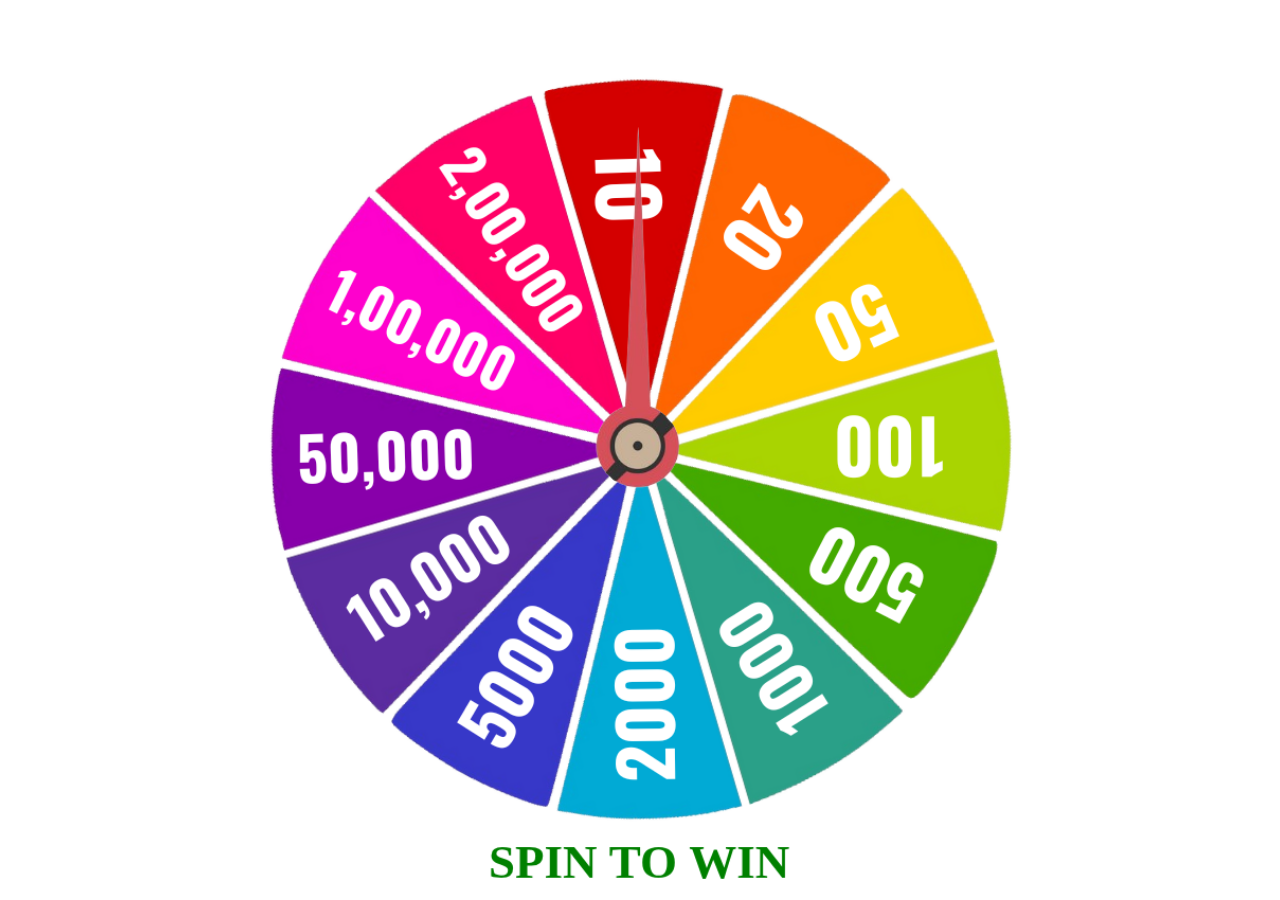
<file: index.html>
<!DOCTYPE html>
<html>
<head>
    <title>JACKPOT: Spin 2 Win</title>
    <meta name="viewport" content="width=device-width, initial-scale=1, maximum-scale=1, user-scalable=no">
    <link type="image/png" sizes="96x96" rel="icon" href="images/favicon.png">
    <link href="https://fonts.googleapis.com/css2?family=Rajdhani:wght@500&display=swap" rel="stylesheet">
    <link rel="stylesheet" href="css/main.css">
    <script src="js/phaser.min.js"></script>
    <script src="js/beta.js"></script>
    
</head>
<body>
    <div id="pyro" style="display: none;" class="pyro">
        <div class="before"></div>
        <div class="after"></div>
    </div>
</body>
</html>
</file>
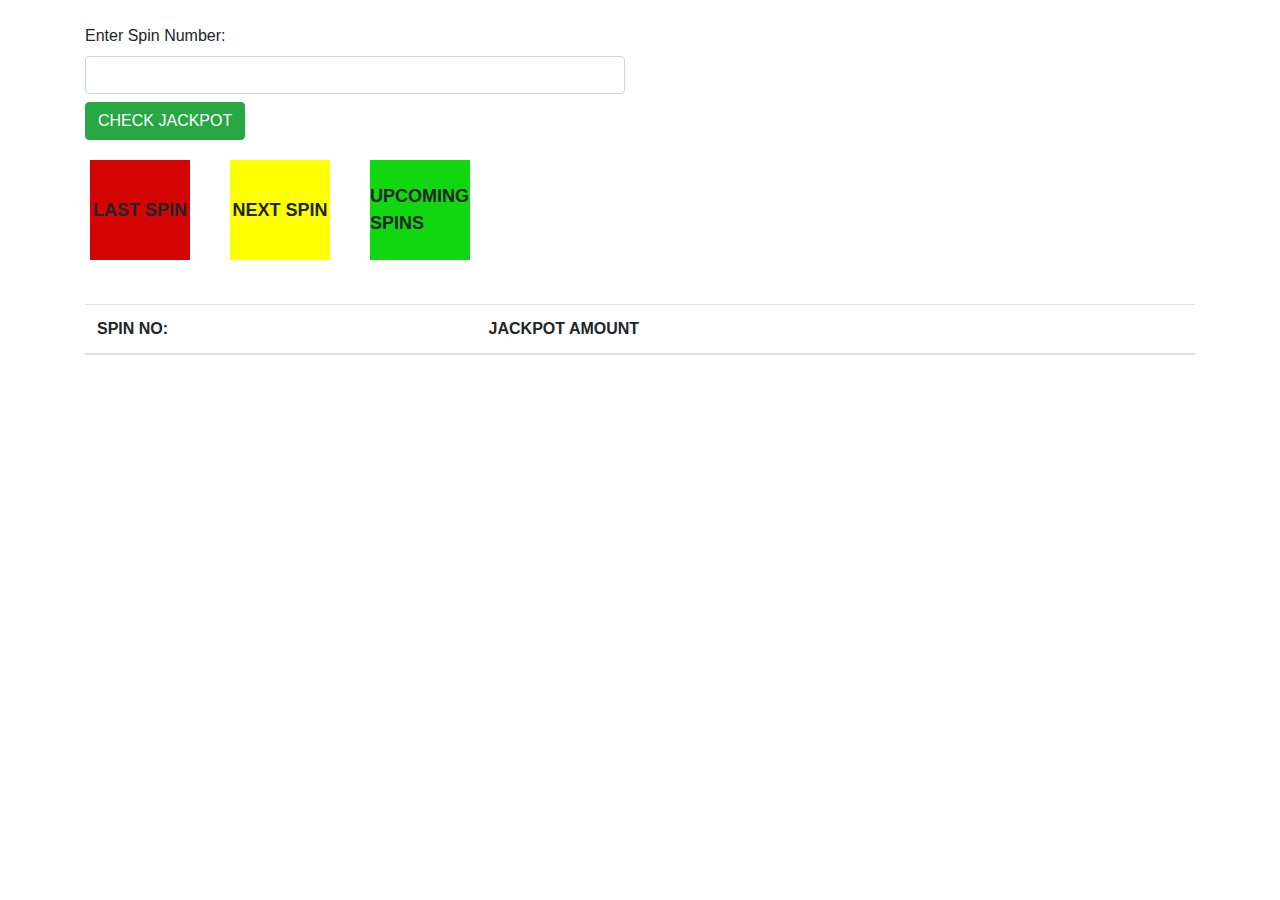
<file: beta.html>
<!DOCTYPE html>
<html>
<head>
    <title>JACKPOT VERIFY</title>
    <meta name="viewport" content="width=device-width, initial-scale=1, maximum-scale=1, user-scalable=no">
    <link type="image/png" sizes="96x96" rel="icon" href="images/favicon.png">
    <!-- Add Bootstrap CSS link here -->
    <link rel="stylesheet" href="https://maxcdn.bootstrapcdn.com/bootstrap/4.5.2/css/bootstrap.min.css">
    <style>
        .red-table {
            background-color: #d50404;
            font-size: 16px;
            color: white;
        }
        .yellow-table {
            background-color: #ff0;
            font-size: 24px;
            font-weight: bold;
        }
        .green-table {
            background-color: #11d711;
            font-size: 19px;
            font-weight: bold;
        }

        .box {
            width: 100px;
            height: 100px;
            display: flex;
            justify-content: center;
            align-items: center;
            font-size: 18px;
            font-weight: bold;
            margin: 20px;
        }

        .red-box {
            background-color: #d50404;
        }

        .yellow-box {
            background-color: #ff0;
        }

        .green-box {
            background-color: #11d711;
        }
    </style>
</head>
<body>
    <div class="container mt-4">
        <div id="form" class="row">
            <div class="col-md-6">
                <label for="numberInput">Enter Spin Number:</label>
                <input type="number" id="numberInput" class="form-control">
                <button class="btn btn-success mt-2" id="submitBtn">CHECK JACKPOT</button>
            </div>

        </div>
        <div class="row">
            <div class="box red-box">
                LAST SPIN
            </div>
            <div class="box yellow-box">
                NEXT SPIN
            </div>
            <div class="box green-box">
                UPCOMING SPINS
            </div>
        </div>
        <div class="row mt-4">
            <div class="col-md-12">
                <table class="table">
                    <thead>
                        <tr>
                            <th>SPIN NO:</th>
                            <th>JACKPOT AMOUNT</th>
                        </tr>
                    </thead>
                    <tbody id="dataRows">
                        <!-- Data will be added here -->
                    </tbody>
                </table>
            </div>
        </div>
    </div>

    <script>
        document.getElementById('submitBtn').addEventListener('click', function() {
            const index = parseInt(document.getElementById('numberInput').value);
            const dataRows = document.getElementById('dataRows');
            dataRows.innerHTML = ''; // Clear existing data
            // Add your fetch logic here
            fetch('js/outcomes.json')
                .then(response => response.json())
                .then(data => {
                    const outcomes = data;
                    const lastIndex = outcomes.length - 1;
                    const startIndex = Math.max(0, index);
                    const endIndex = Math.min(lastIndex, startIndex + 99);

                    for (let i = startIndex; i <= endIndex; i++) {
                        const row = document.createElement('tr');
                        const indexCell = document.createElement('td');
                        const valueCell = document.createElement('td');

                        indexCell.textContent = "SPIN # " + i;
                        valueCell.textContent = outcomes[i];

                        row.appendChild(indexCell);
                        row.appendChild(valueCell);

                        if (i === index) {
                            row.classList.add('red-table');
                        } else if (i === index + 1) {
                            row.classList.add('yellow-table');
                        } else {
                            row.classList.add('green-table');
                        }

                        dataRows.appendChild(row);
                    }
                });
        });
    </script>
</body>
</html>
</file>
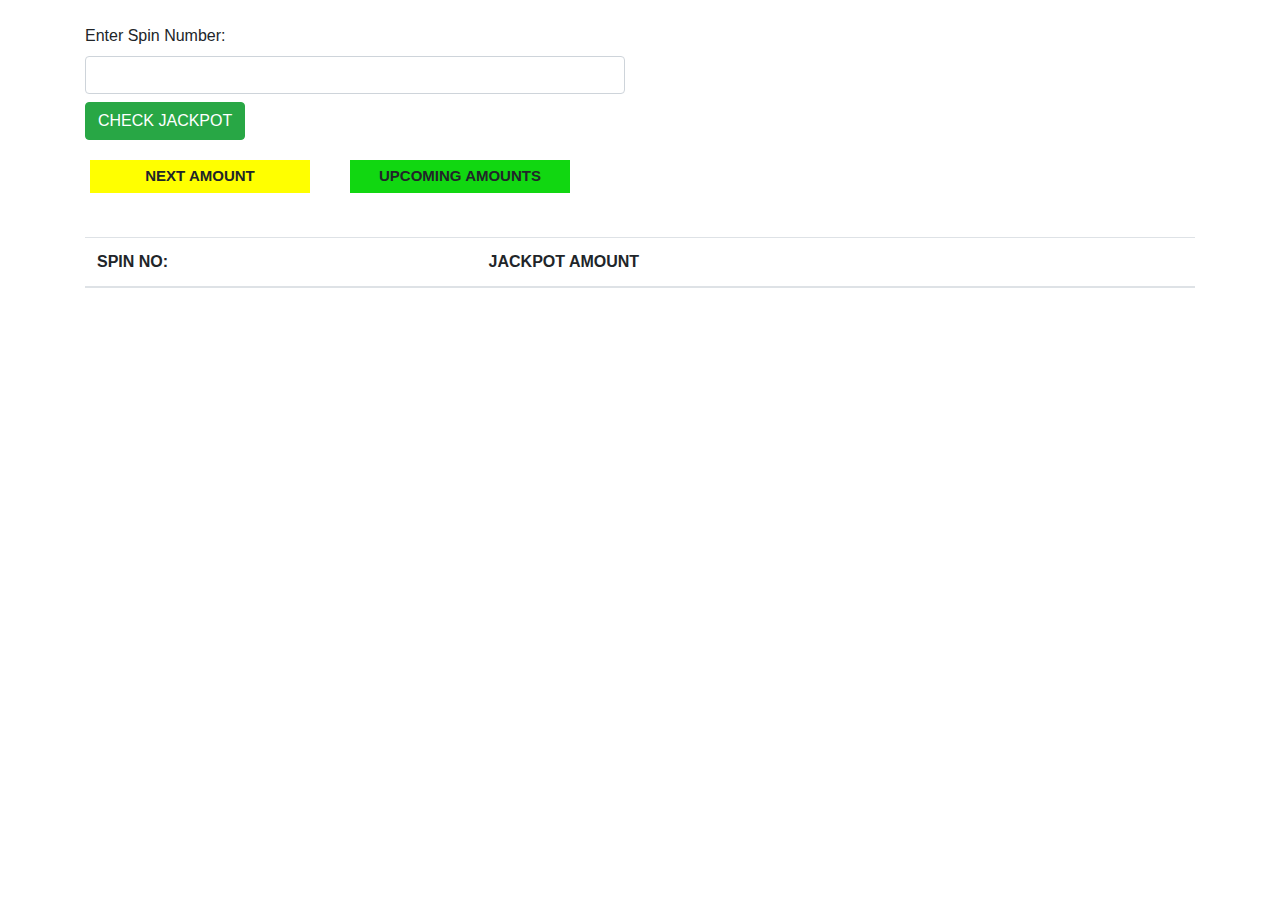
<file: verify.html>
<!DOCTYPE html>
<html>
<head>
    <title>JACKPOT VERIFY</title>
    <meta name="viewport" content="width=device-width, initial-scale=1, maximum-scale=1, user-scalable=no">
    <link type="image/png" sizes="96x96" rel="icon" href="images/favicon.png">
    <!-- Add Bootstrap CSS link here -->
    <link rel="stylesheet" href="https://maxcdn.bootstrapcdn.com/bootstrap/4.5.2/css/bootstrap.min.css">
    <style>
        .red-table {
            background-color: #d50404;
            font-size: 16px;
            color: white;
        }
        .yellow-table {
            background-color: #ff0;
            font-size: 24px;
            font-weight: bold;
        }
        .green-table {
            background-color: #11d711;
            font-size: 19px;
            font-weight: bold;
        }

        .box {
            width: 220px;
height: 33px;
display: flex;
justify-content: center;
align-items: center;
font-size: 15px;
font-weight: bold;
margin: 20px;
        }

        .red-box {
            background-color: #d50404;
        }

        .yellow-box {
            background-color: #ff0;
        }

        .green-box {
            background-color: #11d711;
        }
    </style>
</head>
<body>
    <div class="container mt-4">
        <div id="form" class="row">
            <div class="col-md-6">
                <label for="numberInput">Enter Spin Number:</label>
                <input type="number" id="numberInput" class="form-control">
                <button class="btn btn-success mt-2" id="submitBtn">CHECK JACKPOT</button>
            </div>

        </div>
        <div class="row">
         
            <div class="box yellow-box">
                NEXT AMOUNT
            </div>
            <div class="box green-box">
                UPCOMING AMOUNTS
            </div>
        </div>
        <div class="row mt-4">
            <div class="col-md-12">
                <table class="table">
                    <thead>
                        <tr>
                            <th>SPIN NO:</th>
                            <th>JACKPOT AMOUNT</th>
                        </tr>
                    </thead>
                    <tbody id="dataRows">
                        <!-- Data will be added here -->
                    </tbody>
                </table>
            </div>
        </div>
    </div>

    <script>
        document.getElementById('submitBtn').addEventListener('click', function() {
            const index = parseInt(document.getElementById('numberInput').value);
            const dataRows = document.getElementById('dataRows');
            dataRows.innerHTML = ''; // Clear existing data
            // Add your fetch logic here
            fetch('js/outcomes.json')
                .then(response => response.json())
                .then(data => {
                    const outcomes = data;
                    const lastIndex = outcomes.length - 1;
                    const startIndex = Math.max(0, index);
                    const endIndex = Math.min(lastIndex, startIndex + 99);

                    for (let i = startIndex; i <= endIndex; i++) {
                        const row = document.createElement('tr');
                        const indexCell = document.createElement('td');
                        const valueCell = document.createElement('td');

                        indexCell.textContent = "SPIN # " + i;
                        valueCell.textContent = outcomes[i];

                        row.appendChild(indexCell);
                        row.appendChild(valueCell);

                        if (i === index - 1) {
                            row.classList.add('red-table');
                        } else if (i === index) {
                            row.classList.add('yellow-table');
                        } else {
                            row.classList.add('green-table');
                        }

                        dataRows.appendChild(row);
                    }
                });
        });
    </script>
</body>
</html>
</file>
<file: css/main.css>
body {
    background: #ffffff;
    padding: 0px;
    margin: 0px;
    font-family: 'Rajdhani', sans-serif;
}

canvas {
    display: block;
    margin: 0;
    position: absolute;
    top: 50%;
    left: 50%;
    transform: translate(-50%, -50%);
}

.pyro > .before, .pyro > .after {
    position: absolute;
    width: 16px;
    height: 16px;
    border-radius: 50%;
    box-shadow: -120px -218.66667px blue, 248px -16.66667px #00ff84, 190px 16.33333px #002bff, -113px -308.66667px #ff009d, -109px -287.66667px #ffb300, -50px -313.66667px #ff006e, 226px -31.66667px #ff4000, 180px -351.66667px #ff00d0, -12px -338.66667px #00f6ff, 220px -388.66667px #99ff00, -69px -27.66667px #ff0400, -111px -339.66667px #6200ff, 155px -237.66667px #00ddff, -152px -380.66667px #00ffd0, -50px -37.66667px #00ffdd, -95px -175.66667px #a6ff00, -88px 10.33333px #0d00ff, 112px -309.66667px #005eff, 69px -415.66667px #ff00a6, 168px -100.66667px #ff004c, -244px 24.33333px #ff6600, 97px -325.66667px #ff0066, -211px -182.66667px #00ffa2, 236px -126.66667px #b700ff, 140px -196.66667px #9000ff, 125px -175.66667px #00bbff, 118px -381.66667px #ff002f, 144px -111.66667px #ffae00, 36px -78.66667px #f600ff, -63px -196.66667px #c800ff, -218px -227.66667px #d4ff00, -134px -377.66667px #ea00ff, -36px -412.66667px #ff00d4, 209px -106.66667px #00fff2, 91px -278.66667px #000dff, -22px -191.66667px #9dff00, 139px -392.66667px #a6ff00, 56px -2.66667px #0099ff, -156px -276.66667px #ea00ff, -163px -233.66667px #00fffb, -238px -346.66667px #00ff73, 62px -363.66667px #0088ff, 244px -170.66667px #0062ff, 224px -142.66667px #b300ff, 141px -208.66667px #9000ff, 211px -285.66667px #ff6600, 181px -128.66667px #1e00ff, 90px -123.66667px #c800ff, 189px 70.33333px #00ffc8, -18px -383.66667px #00ff33, 100px -6.66667px #ff008c;
    -moz-animation: 1s bang ease-out infinite backwards, 1s gravity ease-in infinite backwards, 5s position linear infinite backwards;
    -webkit-animation: 1s bang ease-out infinite backwards, 1s gravity ease-in infinite backwards, 5s position linear infinite backwards;
    -o-animation: 1s bang ease-out infinite backwards, 1s gravity ease-in infinite backwards, 5s position linear infinite backwards;
    -ms-animation: 1s bang ease-out infinite backwards, 1s gravity ease-in infinite backwards, 5s position linear infinite backwards;
    animation: 1s bang ease-out infinite backwards, 1s gravity ease-in infinite backwards, 5s position linear infinite backwards; }
  
  .pyro > .after {
    -moz-animation-delay: 1.25s, 1.25s, 1.25s;
    -webkit-animation-delay: 1.25s, 1.25s, 1.25s;
    -o-animation-delay: 1.25s, 1.25s, 1.25s;
    -ms-animation-delay: 1.25s, 1.25s, 1.25s;
    animation-delay: 1.25s, 1.25s, 1.25s;
    -moz-animation-duration: 1.25s, 1.25s, 6.25s;
    -webkit-animation-duration: 1.25s, 1.25s, 6.25s;
    -o-animation-duration: 1.25s, 1.25s, 6.25s;
    -ms-animation-duration: 1.25s, 1.25s, 6.25s;
    animation-duration: 1.25s, 1.25s, 6.25s; }
  
  @-webkit-keyframes bang {
    from {
      box-shadow: 0 0 white, 0 0 white, 0 0 white, 0 0 white, 0 0 white, 0 0 white, 0 0 white, 0 0 white, 0 0 white, 0 0 white, 0 0 white, 0 0 white, 0 0 white, 0 0 white, 0 0 white, 0 0 white, 0 0 white, 0 0 white, 0 0 white, 0 0 white, 0 0 white, 0 0 white, 0 0 white, 0 0 white, 0 0 white, 0 0 white, 0 0 white, 0 0 white, 0 0 white, 0 0 white, 0 0 white, 0 0 white, 0 0 white, 0 0 white, 0 0 white, 0 0 white, 0 0 white, 0 0 white, 0 0 white, 0 0 white, 0 0 white, 0 0 white, 0 0 white, 0 0 white, 0 0 white, 0 0 white, 0 0 white, 0 0 white, 0 0 white, 0 0 white, 0 0 white; } }
  @-moz-keyframes bang {
    from {
      box-shadow: 0 0 white, 0 0 white, 0 0 white, 0 0 white, 0 0 white, 0 0 white, 0 0 white, 0 0 white, 0 0 white, 0 0 white, 0 0 white, 0 0 white, 0 0 white, 0 0 white, 0 0 white, 0 0 white, 0 0 white, 0 0 white, 0 0 white, 0 0 white, 0 0 white, 0 0 white, 0 0 white, 0 0 white, 0 0 white, 0 0 white, 0 0 white, 0 0 white, 0 0 white, 0 0 white, 0 0 white, 0 0 white, 0 0 white, 0 0 white, 0 0 white, 0 0 white, 0 0 white, 0 0 white, 0 0 white, 0 0 white, 0 0 white, 0 0 white, 0 0 white, 0 0 white, 0 0 white, 0 0 white, 0 0 white, 0 0 white, 0 0 white, 0 0 white, 0 0 white; } }
  @-o-keyframes bang {
    from {
      box-shadow: 0 0 white, 0 0 white, 0 0 white, 0 0 white, 0 0 white, 0 0 white, 0 0 white, 0 0 white, 0 0 white, 0 0 white, 0 0 white, 0 0 white, 0 0 white, 0 0 white, 0 0 white, 0 0 white, 0 0 white, 0 0 white, 0 0 white, 0 0 white, 0 0 white, 0 0 white, 0 0 white, 0 0 white, 0 0 white, 0 0 white, 0 0 white, 0 0 white, 0 0 white, 0 0 white, 0 0 white, 0 0 white, 0 0 white, 0 0 white, 0 0 white, 0 0 white, 0 0 white, 0 0 white, 0 0 white, 0 0 white, 0 0 white, 0 0 white, 0 0 white, 0 0 white, 0 0 white, 0 0 white, 0 0 white, 0 0 white, 0 0 white, 0 0 white, 0 0 white; } }
  @-ms-keyframes bang {
    from {
      box-shadow: 0 0 white, 0 0 white, 0 0 white, 0 0 white, 0 0 white, 0 0 white, 0 0 white, 0 0 white, 0 0 white, 0 0 white, 0 0 white, 0 0 white, 0 0 white, 0 0 white, 0 0 white, 0 0 white, 0 0 white, 0 0 white, 0 0 white, 0 0 white, 0 0 white, 0 0 white, 0 0 white, 0 0 white, 0 0 white, 0 0 white, 0 0 white, 0 0 white, 0 0 white, 0 0 white, 0 0 white, 0 0 white, 0 0 white, 0 0 white, 0 0 white, 0 0 white, 0 0 white, 0 0 white, 0 0 white, 0 0 white, 0 0 white, 0 0 white, 0 0 white, 0 0 white, 0 0 white, 0 0 white, 0 0 white, 0 0 white, 0 0 white, 0 0 white, 0 0 white; } }
  @keyframes bang {
    from {
      box-shadow: 0 0 white, 0 0 white, 0 0 white, 0 0 white, 0 0 white, 0 0 white, 0 0 white, 0 0 white, 0 0 white, 0 0 white, 0 0 white, 0 0 white, 0 0 white, 0 0 white, 0 0 white, 0 0 white, 0 0 white, 0 0 white, 0 0 white, 0 0 white, 0 0 white, 0 0 white, 0 0 white, 0 0 white, 0 0 white, 0 0 white, 0 0 white, 0 0 white, 0 0 white, 0 0 white, 0 0 white, 0 0 white, 0 0 white, 0 0 white, 0 0 white, 0 0 white, 0 0 white, 0 0 white, 0 0 white, 0 0 white, 0 0 white, 0 0 white, 0 0 white, 0 0 white, 0 0 white, 0 0 white, 0 0 white, 0 0 white, 0 0 white, 0 0 white, 0 0 white; } }
  @-webkit-keyframes gravity {
    to {
      transform: translateY(200px);
      -moz-transform: translateY(200px);
      -webkit-transform: translateY(200px);
      -o-transform: translateY(200px);
      -ms-transform: translateY(200px);
      opacity: 0; } }
  @-moz-keyframes gravity {
    to {
      transform: translateY(200px);
      -moz-transform: translateY(200px);
      -webkit-transform: translateY(200px);
      -o-transform: translateY(200px);
      -ms-transform: translateY(200px);
      opacity: 0; } }
  @-o-keyframes gravity {
    to {
      transform: translateY(200px);
      -moz-transform: translateY(200px);
      -webkit-transform: translateY(200px);
      -o-transform: translateY(200px);
      -ms-transform: translateY(200px);
      opacity: 0; } }
  @-ms-keyframes gravity {
    to {
      transform: translateY(200px);
      -moz-transform: translateY(200px);
      -webkit-transform: translateY(200px);
      -o-transform: translateY(200px);
      -ms-transform: translateY(200px);
      opacity: 0; } }
  @keyframes gravity {
    to {
      transform: translateY(200px);
      -moz-transform: translateY(200px);
      -webkit-transform: translateY(200px);
      -o-transform: translateY(200px);
      -ms-transform: translateY(200px);
      opacity: 0; } }
  @-webkit-keyframes position {
    0%, 19.9% {
      margin-top: 10%;
      margin-left: 40%; }
  
    20%, 39.9% {
      margin-top: 40%;
      margin-left: 30%; }
  
    40%, 59.9% {
      margin-top: 20%;
      margin-left: 70%; }
  
    60%, 79.9% {
      margin-top: 30%;
      margin-left: 20%; }
  
    80%, 99.9% {
      margin-top: 30%;
      margin-left: 80%; } }
  @-moz-keyframes position {
    0%, 19.9% {
      margin-top: 10%;
      margin-left: 40%; }
  
    20%, 39.9% {
      margin-top: 40%;
      margin-left: 30%; }
  
    40%, 59.9% {
      margin-top: 20%;
      margin-left: 70%; }
  
    60%, 79.9% {
      margin-top: 30%;
      margin-left: 20%; }
  
    80%, 99.9% {
      margin-top: 30%;
      margin-left: 80%; } }
  @-o-keyframes position {
    0%, 19.9% {
      margin-top: 10%;
      margin-left: 40%; }
  
    20%, 39.9% {
      margin-top: 40%;
      margin-left: 30%; }
  
    40%, 59.9% {
      margin-top: 20%;
      margin-left: 70%; }
  
    60%, 79.9% {
      margin-top: 30%;
      margin-left: 20%; }
  
    80%, 99.9% {
      margin-top: 30%;
      margin-left: 80%; } }
  @-ms-keyframes position {
    0%, 19.9% {
      margin-top: 10%;
      margin-left: 40%; }
  
    20%, 39.9% {
      margin-top: 40%;
      margin-left: 30%; }
  
    40%, 59.9% {
      margin-top: 20%;
      margin-left: 70%; }
  
    60%, 79.9% {
      margin-top: 30%;
      margin-left: 20%; }
  
    80%, 99.9% {
      margin-top: 30%;
      margin-left: 80%; } }
  @keyframes position {
    0%, 19.9% {
      margin-top: 10%;
      margin-left: 40%; }
  
    20%, 39.9% {
      margin-top: 40%;
      margin-left: 30%; }
  
    40%, 59.9% {
      margin-top: 20%;
      margin-left: 70%; }
  
    60%, 79.9% {
      margin-top: 30%;
      margin-left: 20%; }
  
    80%, 99.9% {
      margin-top: 30%;
      margin-left: 80%; } }
</file>
